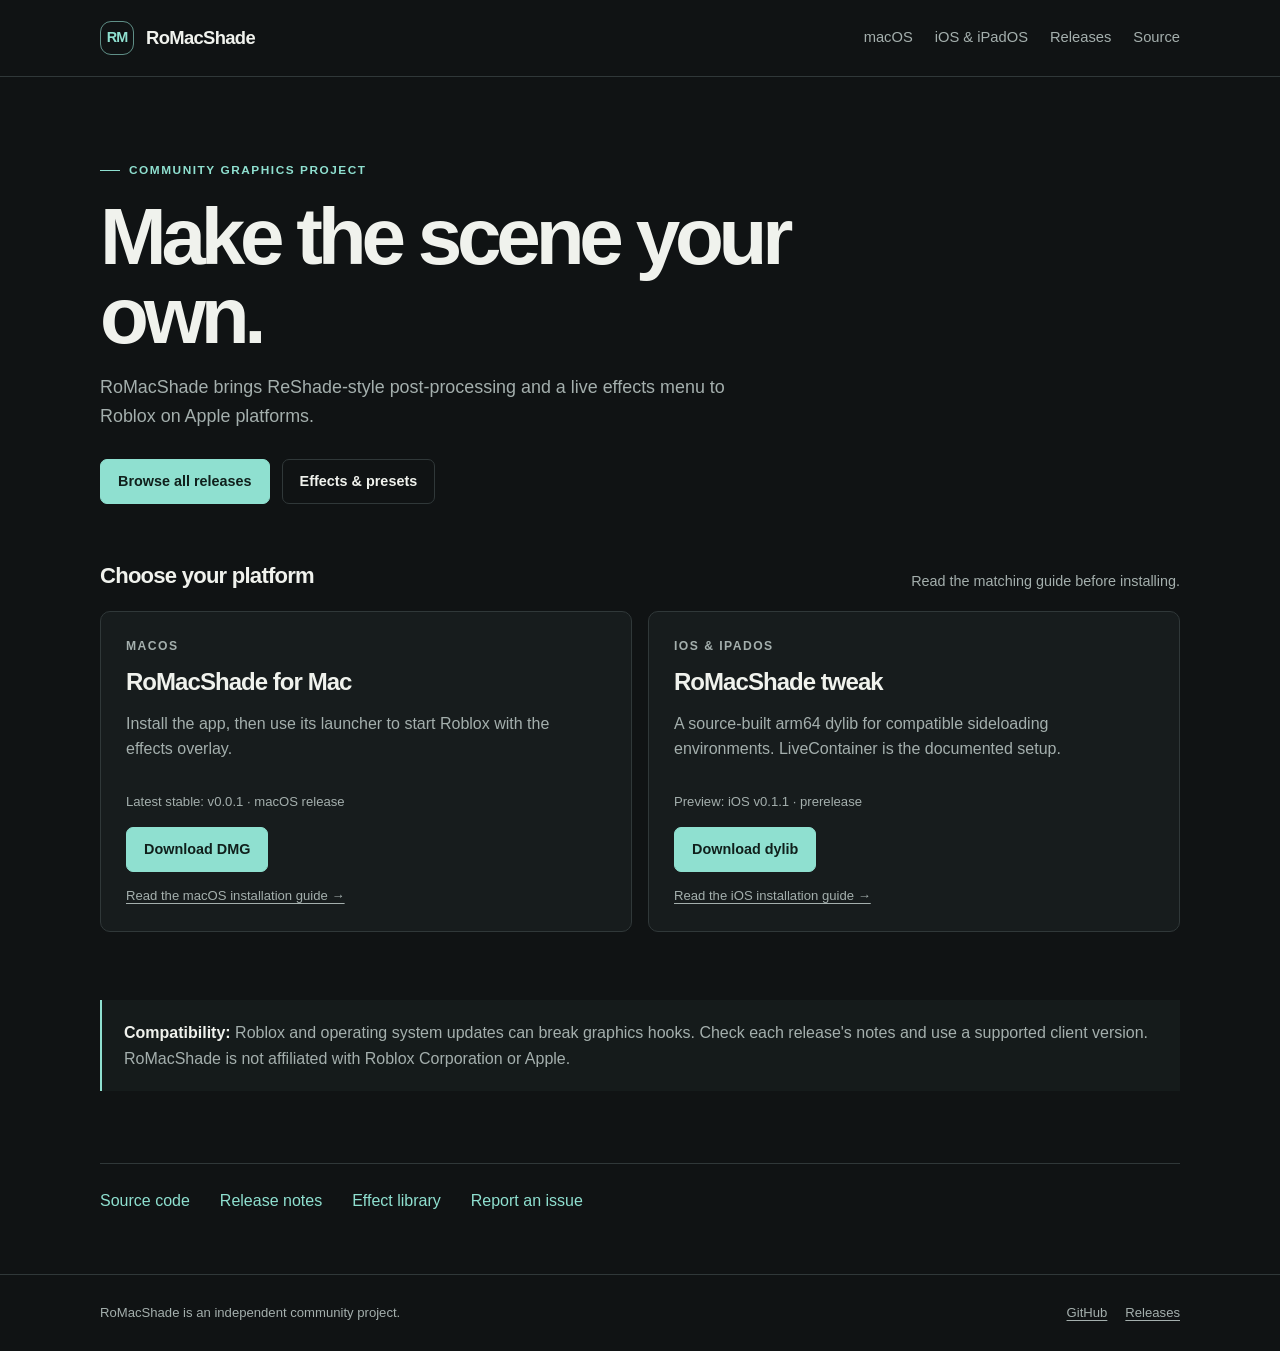
<file: site/index.html>
<!doctype html>
<html lang="en">
<head>
  <meta charset="utf-8">
  <meta name="viewport" content="width=device-width, initial-scale=1">
  <meta name="description" content="RoMacShade adds ReShade-style visual effects to Roblox on macOS and iOS. Find releases and installation guides.">
  <meta name="theme-color" content="#101314">
  <title>RoMacShade — visual effects for Roblox</title>
  <link rel="stylesheet" href="assets/site.css">
</head>
<body>
  <a class="skip-link" href="#main">Skip to content</a>
  <header class="site-header">
    <div class="wrap header-inner">
      <a class="brand" href="./" aria-label="RoMacShade home"><span class="brand-mark" aria-hidden="true">RM</span>RoMacShade</a>
      <nav aria-label="Main navigation">
        <a href="install/macos.html">macOS</a>
        <a href="install/ios.html">iOS &amp; iPadOS</a>
        <a href="https://github.com/hesm4tt/RoMacShade/releases">Releases</a>
        <a href="https://github.com/hesm4tt/RoMacShade">Source</a>
      </nav>
    </div>
  </header>
  <main id="main" class="wrap">
    <section class="hero" aria-labelledby="title">
      <span class="eyebrow">Community graphics project</span>
      <h1 id="title">Make the scene your own.</h1>
      <p class="lead">RoMacShade brings ReShade-style post-processing and a live effects menu to Roblox on Apple platforms.</p>
      <div class="actions">
        <a class="button primary" href="https://github.com/hesm4tt/RoMacShade/releases">Browse all releases</a>
        <a class="button" href="https://github.com/hesm4tt/RoMacShade-Effects">Effects &amp; presets</a>
      </div>
    </section>

    <section class="platforms" aria-labelledby="downloads-title">
      <div class="section-head">
        <h2 id="downloads-title">Choose your platform</h2>
        <p>Read the matching guide before installing.</p>
      </div>
      <div class="card-grid">
        <article class="card">
          <span class="platform">macOS</span>
          <h3>RoMacShade for Mac</h3>
          <p>Install the app, then use its launcher to start Roblox with the effects overlay.</p>
          <span class="version">Latest stable: v0.0.1 · macOS release</span>
          <a class="button primary" href="https://github.com/hesm4tt/RoMacShade/releases/download/v0.0.1/RoMacShade-v0.0.1.dmg">Download DMG</a>
          <a class="version" href="install/macos.html">Read the macOS installation guide →</a>
        </article>
        <article class="card">
          <span class="platform">iOS &amp; iPadOS</span>
          <h3>RoMacShade tweak</h3>
          <p>A source-built arm64 dylib for compatible sideloading environments. LiveContainer is the documented setup.</p>
          <span class="version">Preview: iOS v0.1.1 · prerelease</span>
          <a class="button primary" href="https://github.com/hesm4tt/RoMacShade/releases/download/ios-v0.1.1/RoMacShade.dylib">Download dylib</a>
          <a class="version" href="install/ios.html">Read the iOS installation guide →</a>
        </article>
      </div>
    </section>

    <aside class="note"><strong>Compatibility:</strong> Roblox and operating system updates can break graphics hooks. Check each release's notes and use a supported client version. RoMacShade is not affiliated with Roblox Corporation or Apple.</aside>

    <section class="resource-row" aria-label="Project links">
      <a href="https://github.com/hesm4tt/RoMacShade">Source code</a>
      <a href="https://github.com/hesm4tt/RoMacShade/releases">Release notes</a>
      <a href="https://github.com/hesm4tt/RoMacShade-Effects">Effect library</a>
      <a href="https://github.com/hesm4tt/RoMacShade/issues">Report an issue</a>
    </section>
  </main>
  <footer class="site-footer">
    <div class="wrap footer-inner">
      <p>RoMacShade is an independent community project.</p>
      <div class="footer-links"><a href="https://github.com/hesm4tt/RoMacShade">GitHub</a><a href="https://github.com/hesm4tt/RoMacShade/releases">Releases</a></div>
    </div>
  </footer>
</body>
</html>
</file>
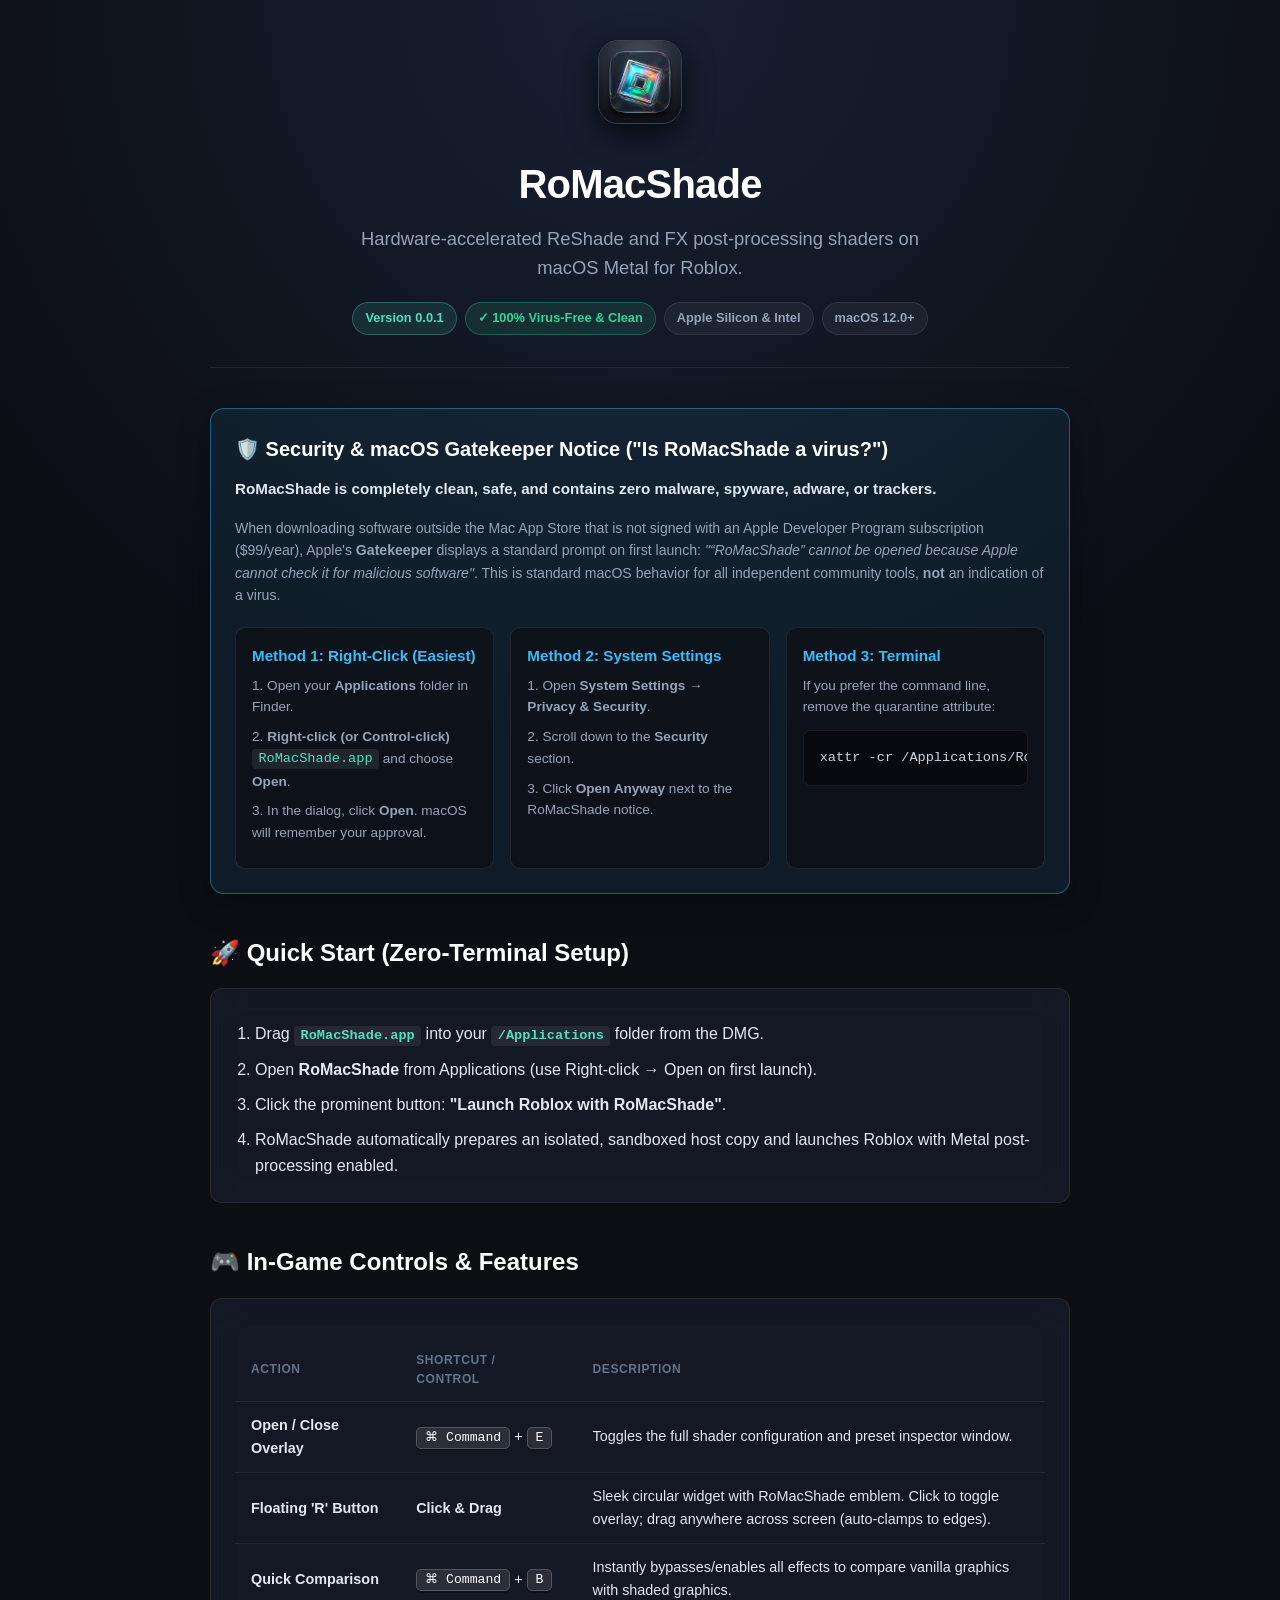
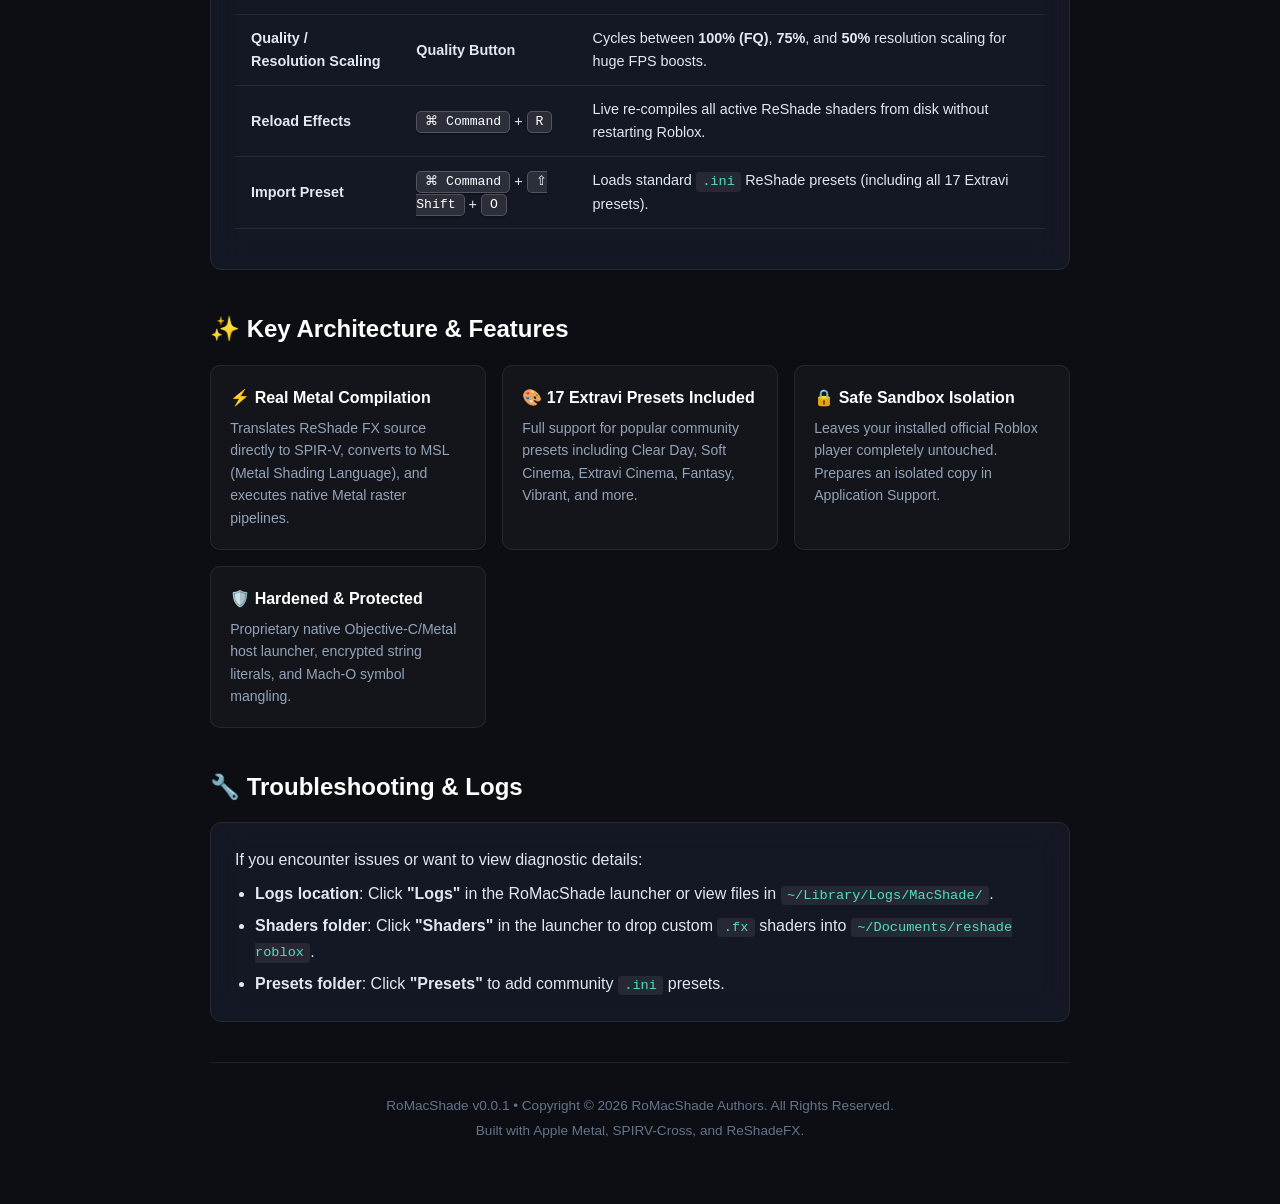
<file: README.html>
<!DOCTYPE html>
<html lang="en">
<head>
  <meta charset="UTF-8">
  <meta name="viewport" content="width=device-width, initial-scale=1.0">
  <title>RoMacShade — ReShade & FX Post-Processing on macOS Metal</title>
  <style>
    :root {
      --bg: #0c0e14;
      --bg-gradient: radial-gradient(circle at 50% 0%, #172033 0%, #0c0e14 70%);
      --card-bg: rgba(22, 27, 39, 0.85);
      --card-border: rgba(255, 255, 255, 0.08);
      --card-hover-border: rgba(84, 220, 194, 0.4);
      --accent: #54dcc2;
      --accent-glow: rgba(84, 220, 194, 0.25);
      --accent-blue: #38bdf8;
      --text: #e2e8f0;
      --text-muted: #94a3b8;
      --text-dim: #64748b;
      --success: #34d399;
      --warning: #fbbf24;
      --font: -apple-system, BlinkMacSystemFont, "SF Pro Display", "SF Pro Text", "Helvetica Neue", Helvetica, Arial, sans-serif;
      --mono: "SF Mono", Menlo, Monaco, Consolas, monospace;
    }

    * {
      box-sizing: border-box;
      margin: 0;
      padding: 0;
    }

    body {
      background-color: var(--bg);
      background-image: var(--bg-gradient);
      background-attachment: fixed;
      color: var(--text);
      font-family: var(--font);
      line-height: 1.6;
      padding: 2.5rem 1.5rem 4rem 1.5rem;
      -webkit-font-smoothing: antialiased;
    }

    .container {
      max-width: 860px;
      margin: 0 auto;
    }

    /* Hero Header */
    .hero {
      text-align: center;
      margin-bottom: 2.5rem;
      padding-bottom: 2rem;
      border-bottom: 1px solid var(--card-border);
    }

    .logo-badge {
      display: inline-block;
      width: 84px;
      height: 84px;
      border-radius: 20px;
      box-shadow: 0 10px 30px rgba(0, 0, 0, 0.7);
      margin-bottom: 1.25rem;
      overflow: hidden;
      border: 1px solid rgba(255, 255, 255, 0.15);
    }

    h1 {
      font-size: 2.5rem;
      font-weight: 800;
      letter-spacing: -0.02em;
      color: #ffffff;
      margin-bottom: 0.5rem;
    }

    .subtitle {
      font-size: 1.15rem;
      color: var(--text-muted);
      max-width: 600px;
      margin: 0 auto 1.25rem auto;
    }

    .tag-list {
      display: flex;
      flex-wrap: wrap;
      justify-content: center;
      gap: 0.5rem;
      margin-top: 1rem;
    }

    .badge {
      display: inline-flex;
      align-items: center;
      gap: 0.35rem;
      padding: 0.3rem 0.75rem;
      border-radius: 9999px;
      font-size: 0.8rem;
      font-weight: 600;
      background: rgba(255, 255, 255, 0.05);
      border: 1px solid var(--card-border);
      color: var(--text-muted);
    }

    .badge.accent {
      background: rgba(84, 220, 194, 0.12);
      border-color: rgba(84, 220, 194, 0.3);
      color: var(--accent);
    }

    .badge.verified {
      background: rgba(52, 211, 153, 0.12);
      border-color: rgba(52, 211, 153, 0.3);
      color: var(--success);
    }

    /* Security Callout Box */
    .security-banner {
      background: rgba(56, 189, 248, 0.08);
      border: 1.5px solid rgba(56, 189, 248, 0.4);
      border-radius: 14px;
      padding: 1.5rem;
      margin-bottom: 2.5rem;
      box-shadow: 0 8px 32px rgba(0, 0, 0, 0.3);
    }

    .security-banner h2 {
      display: flex;
      align-items: center;
      gap: 0.6rem;
      font-size: 1.25rem;
      color: #ffffff;
      margin-bottom: 0.75rem;
    }

    .security-banner p {
      color: var(--text);
      font-size: 0.95rem;
      margin-bottom: 1rem;
    }

    .security-banner .subtext {
      color: var(--text-muted);
      font-size: 0.88rem;
    }

    .steps-grid {
      display: grid;
      grid-template-columns: repeat(auto-fit, minmax(230px, 1fr));
      gap: 1rem;
      margin-top: 1.25rem;
    }

    .step-card {
      background: rgba(14, 18, 26, 0.9);
      border: 1px solid rgba(255, 255, 255, 0.08);
      border-radius: 10px;
      padding: 1rem;
    }

    .step-card h3 {
      font-size: 0.95rem;
      color: var(--accent-blue);
      margin-bottom: 0.4rem;
      display: flex;
      align-items: center;
      gap: 0.4rem;
    }

    .step-card p {
      font-size: 0.85rem;
      color: var(--text-muted);
      margin-bottom: 0.5rem;
    }

    /* Sections */
    section {
      margin-bottom: 2.5rem;
    }

    h2 {
      font-size: 1.5rem;
      font-weight: 700;
      color: #ffffff;
      margin-bottom: 1rem;
      display: flex;
      align-items: center;
      gap: 0.6rem;
    }

    .card {
      background: var(--card-bg);
      border: 1px solid var(--card-border);
      border-radius: 12px;
      padding: 1.5rem;
      margin-bottom: 1rem;
      backdrop-filter: blur(16px);
      transition: border-color 0.2s ease;
    }

    .card:hover {
      border-color: var(--card-hover-border);
    }

    /* Features Grid */
    .grid {
      display: grid;
      grid-template-columns: repeat(auto-fit, minmax(250px, 1fr));
      gap: 1rem;
      margin-top: 1rem;
    }

    .grid-item {
      background: rgba(255, 255, 255, 0.03);
      border: 1px solid var(--card-border);
      border-radius: 10px;
      padding: 1.2rem;
    }

    .grid-item h3 {
      font-size: 1rem;
      color: #ffffff;
      margin-bottom: 0.4rem;
      display: flex;
      align-items: center;
      gap: 0.5rem;
    }

    .grid-item p {
      font-size: 0.88rem;
      color: var(--text-muted);
    }

    /* Keyboard Shortcuts Table */
    table {
      width: 100%;
      border-collapse: collapse;
      font-size: 0.9rem;
      margin: 1rem 0;
    }

    th, td {
      padding: 0.75rem 1rem;
      text-align: left;
      border-bottom: 1px solid var(--card-border);
    }

    th {
      color: var(--text-dim);
      font-weight: 600;
      text-transform: uppercase;
      font-size: 0.75rem;
      letter-spacing: 0.05em;
    }

    td kbd {
      background: rgba(255, 255, 255, 0.1);
      border: 1px solid rgba(255, 255, 255, 0.18);
      border-radius: 5px;
      padding: 0.15rem 0.5rem;
      font-family: var(--mono);
      font-size: 0.82rem;
      color: #ffffff;
      box-shadow: 0 2px 0 rgba(0, 0, 0, 0.25);
    }

    /* Code Blocks */
    pre, code {
      font-family: var(--mono);
    }

    code {
      background: rgba(255, 255, 255, 0.08);
      padding: 0.15rem 0.4rem;
      border-radius: 4px;
      font-size: 0.85rem;
      color: var(--accent);
    }

    pre code {
      background: none;
      padding: 0;
      color: #cbd5e1;
    }

    pre {
      background: #080a0f;
      border: 1px solid var(--card-border);
      border-radius: 8px;
      padding: 1rem;
      overflow-x: auto;
      font-size: 0.85rem;
      margin: 0.75rem 0;
    }

    .footer {
      text-align: center;
      padding-top: 2rem;
      border-top: 1px solid var(--card-border);
      color: var(--text-dim);
      font-size: 0.85rem;
    }

    .footer a {
      color: var(--accent);
      text-decoration: none;
    }

    .footer a:hover {
      text-decoration: underline;
    }
  </style>
</head>
<body>

<div class="container">
 
   <!-- Hero Header -->
   <header class="hero">
     <div class="logo-badge">
       <img src="Resources/RoMacShadeLogo.png" alt="RoMacShade Logo" style="width: 100%; height: 100%; object-fit: cover; display: block;">
     </div>
     <h1>RoMacShade</h1>
     <p class="subtitle">Hardware-accelerated ReShade and FX post-processing shaders on macOS Metal for Roblox.</p>
     <div class="tag-list">
       <span class="badge accent">Version 0.0.1</span>
       <span class="badge verified">✓ 100% Virus-Free & Clean</span>
       <span class="badge">Apple Silicon & Intel</span>
       <span class="badge">macOS 12.0+</span>
     </div>
   </header>

   <!-- Security & Gatekeeper Banner -->
   <div class="security-banner">
     <h2>🛡️ Security & macOS Gatekeeper Notice ("Is RoMacShade a virus?")</h2>
     <p><strong>RoMacShade is completely clean, safe, and contains zero malware, spyware, adware, or trackers.</strong></p>
     <p class="subtext">
       When downloading software outside the Mac App Store that is not signed with an Apple Developer Program subscription ($99/year), Apple's <strong>Gatekeeper</strong> displays a standard prompt on first launch: <em>"“RoMacShade” cannot be opened because Apple cannot check it for malicious software"</em>. This is standard macOS behavior for all independent community tools, <strong>not</strong> an indication of a virus.
     </p>

     <div class="steps-grid">
       <div class="step-card">
         <h3>Method 1: Right-Click (Easiest)</h3>
         <p>1. Open your <strong>Applications</strong> folder in Finder.</p>
         <p>2. <strong>Right-click (or Control-click)</strong> <code>RoMacShade.app</code> and choose <strong>Open</strong>.</p>
         <p>3. In the dialog, click <strong>Open</strong>. macOS will remember your approval.</p>
       </div>
       <div class="step-card">
         <h3>Method 2: System Settings</h3>
         <p>1. Open <strong>System Settings</strong> &rarr; <strong>Privacy & Security</strong>.</p>
         <p>2. Scroll down to the <strong>Security</strong> section.</p>
         <p>3. Click <strong>Open Anyway</strong> next to the RoMacShade notice.</p>
       </div>
       <div class="step-card">
         <h3>Method 3: Terminal</h3>
         <p>If you prefer the command line, remove the quarantine attribute:</p>
         <pre><code>xattr -cr /Applications/RoMacShade.app</code></pre>
       </div>
     </div>
   </div>

   <!-- Quick Start -->
   <section>
     <h2>🚀 Quick Start (Zero-Terminal Setup)</h2>
     <div class="card">
       <ol style="margin-left: 1.25rem; margin-top: 0.5rem; display: flex; flex-direction: column; gap: 0.6rem;">
         <li>Drag <strong><code>RoMacShade.app</code></strong> into your <strong><code>/Applications</code></strong> folder from the DMG.</li>
         <li>Open <strong>RoMacShade</strong> from Applications (use Right-click &rarr; Open on first launch).</li>
         <li>Click the prominent button: <strong>"Launch Roblox with RoMacShade"</strong>.</li>
         <li>RoMacShade automatically prepares an isolated, sandboxed host copy and launches Roblox with Metal post-processing enabled.</li>
       </ol>
     </div>
   </section>

   <!-- In-Game Controls -->
   <section>
     <h2>🎮 In-Game Controls & Features</h2>
     <div class="card">
       <table>
         <thead>
           <tr>
             <th>Action</th>
             <th>Shortcut / Control</th>
             <th>Description</th>
           </tr>
         </thead>
         <tbody>
           <tr>
             <td><strong>Open / Close Overlay</strong></td>
             <td><kbd>⌘ Command</kbd> + <kbd>E</kbd></td>
             <td>Toggles the full shader configuration and preset inspector window.</td>
           </tr>
           <tr>
             <td><strong>Floating 'R' Button</strong></td>
             <td><strong>Click & Drag</strong></td>
             <td>Sleek circular widget with RoMacShade emblem. Click to toggle overlay; drag anywhere across screen (auto-clamps to edges).</td>
           </tr>
           <tr>
             <td><strong>Quick Comparison</strong></td>
             <td><kbd>⌘ Command</kbd> + <kbd>B</kbd></td>
             <td>Instantly bypasses/enables all effects to compare vanilla graphics with shaded graphics.</td>
           </tr>
           <tr>
             <td><strong>Quality / Resolution Scaling</strong></td>
             <td><strong>Quality Button</strong></td>
             <td>Cycles between <strong>100% (FQ)</strong>, <strong>75%</strong>, and <strong>50%</strong> resolution scaling for huge FPS boosts.</td>
           </tr>
           <tr>
             <td><strong>Reload Effects</strong></td>
             <td><kbd>⌘ Command</kbd> + <kbd>R</kbd></td>
             <td>Live re-compiles all active ReShade shaders from disk without restarting Roblox.</td>
           </tr>
           <tr>
             <td><strong>Import Preset</strong></td>
             <td><kbd>⌘ Command</kbd> + <kbd>⇧ Shift</kbd> + <kbd>O</kbd></td>
             <td>Loads standard <code>.ini</code> ReShade presets (including all 17 Extravi presets).</td>
           </tr>
         </tbody>
       </table>
     </div>
   </section>

   <!-- Highlights Grid -->
   <section>
     <h2>✨ Key Architecture & Features</h2>
     <div class="grid">
       <div class="grid-item">
         <h3>⚡ Real Metal Compilation</h3>
         <p>Translates ReShade FX source directly to SPIR-V, converts to MSL (Metal Shading Language), and executes native Metal raster pipelines.</p>
       </div>
       <div class="grid-item">
         <h3>🎨 17 Extravi Presets Included</h3>
         <p>Full support for popular community presets including Clear Day, Soft Cinema, Extravi Cinema, Fantasy, Vibrant, and more.</p>
       </div>
       <div class="grid-item">
         <h3>🔒 Safe Sandbox Isolation</h3>
         <p>Leaves your installed official Roblox player completely untouched. Prepares an isolated copy in Application Support.</p>
       </div>
       <div class="grid-item">
         <h3>🛡️ Hardened & Protected</h3>
         <p>Proprietary native Objective-C/Metal host launcher, encrypted string literals, and Mach-O symbol mangling.</p>
       </div>
     </div>
   </section>

   <!-- Troubleshooting -->
   <section>
     <h2>🔧 Troubleshooting & Logs</h2>
     <div class="card">
       <p>If you encounter issues or want to view diagnostic details:</p>
       <ul style="margin-left: 1.25rem; margin-top: 0.5rem; display: flex; flex-direction: column; gap: 0.4rem;">
         <li><strong>Logs location</strong>: Click <strong>"Logs"</strong> in the RoMacShade launcher or view files in <code>~/Library/Logs/MacShade/</code>.</li>
         <li><strong>Shaders folder</strong>: Click <strong>"Shaders"</strong> in the launcher to drop custom <code>.fx</code> shaders into <code>~/Documents/reshade roblox</code>.</li>
         <li><strong>Presets folder</strong>: Click <strong>"Presets"</strong> to add community <code>.ini</code> presets.</li>
       </ul>
     </div>
   </section>

   <!-- Footer -->
   <footer class="footer">
     <p>RoMacShade v0.0.1 &bull; Copyright &copy; 2026 RoMacShade Authors. All Rights Reserved.</p>
     <p style="margin-top: 0.25rem;">Built with Apple Metal, SPIRV-Cross, and ReShadeFX.</p>
   </footer>

 </div>

</body>
</html>
</file>
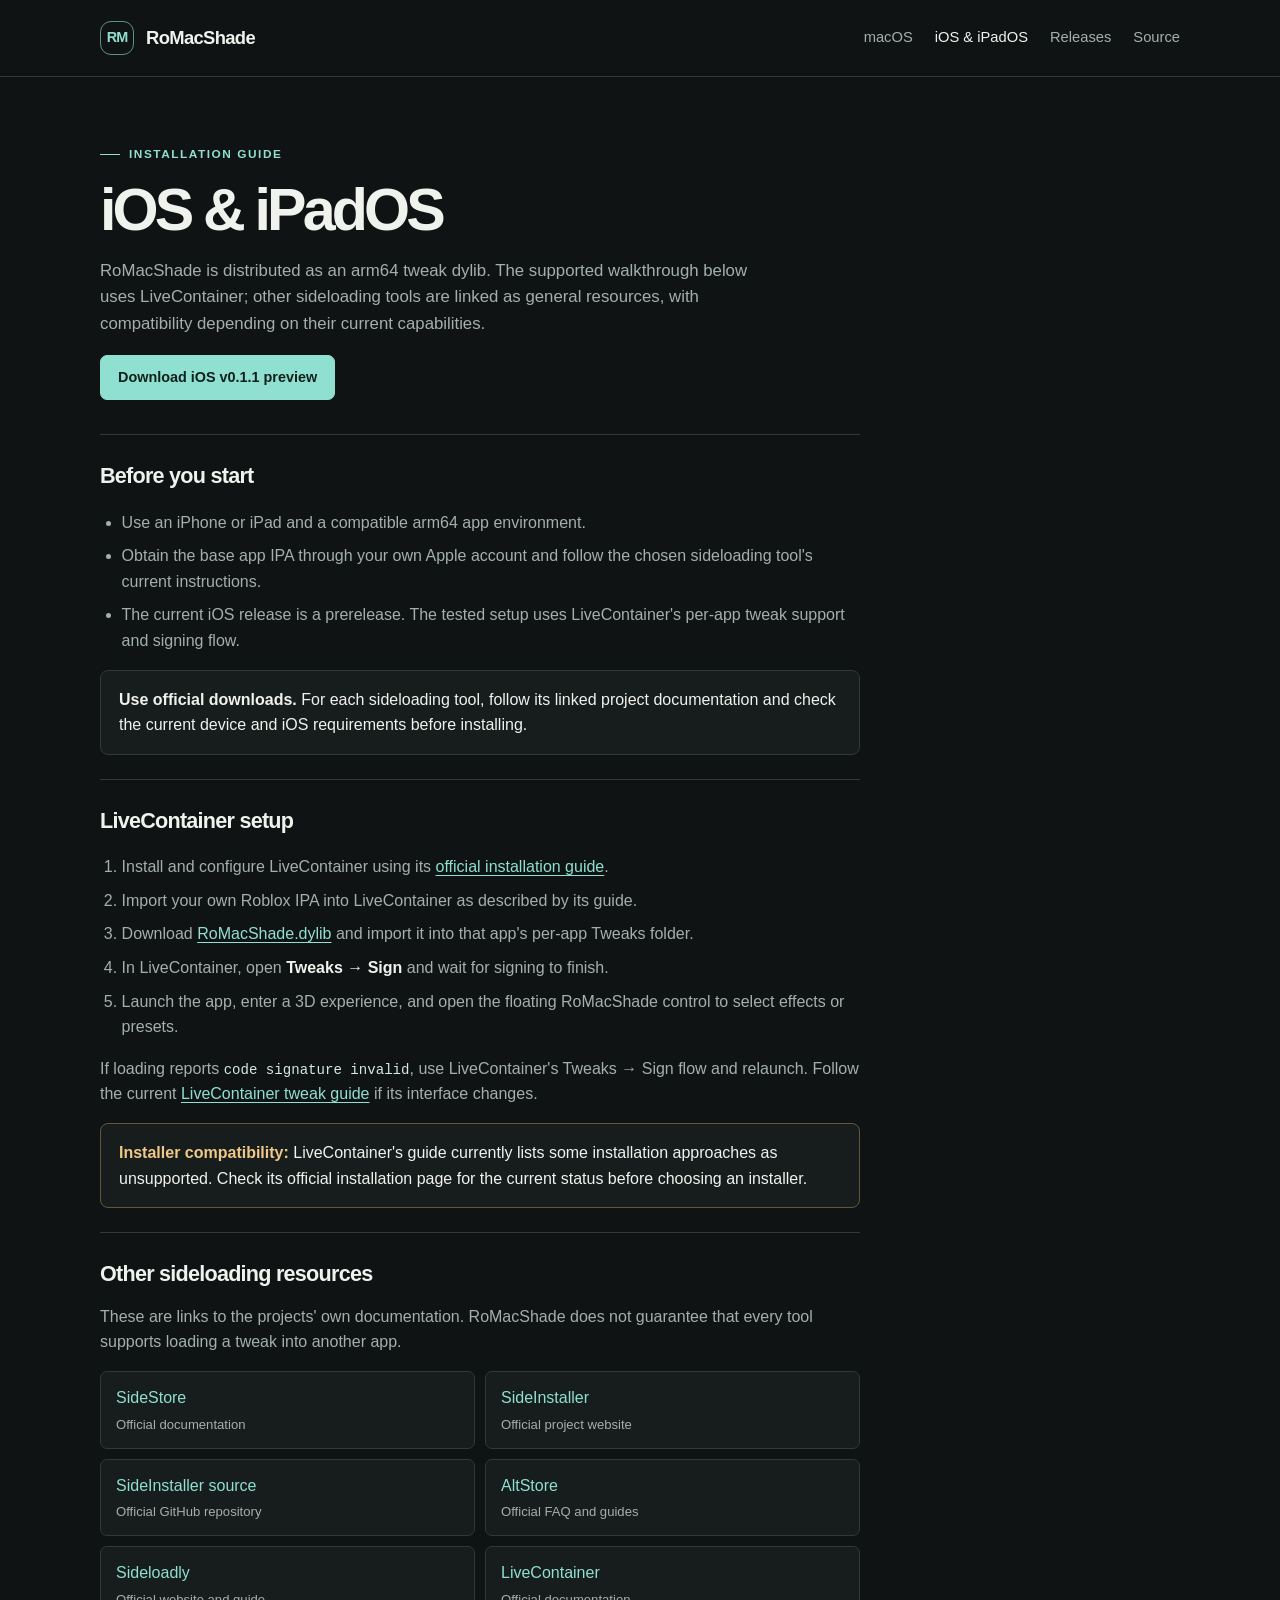
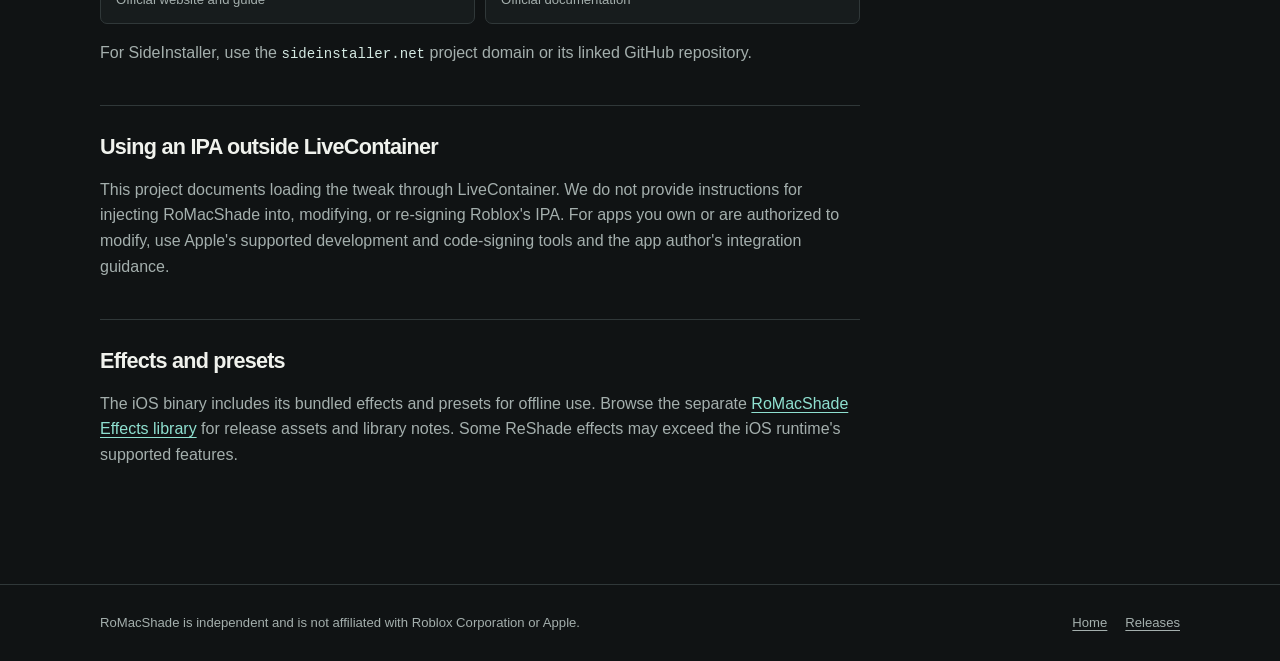
<file: site/install/ios.html>
<!doctype html>
<html lang="en">
<head>
  <meta charset="utf-8">
  <meta name="viewport" content="width=device-width, initial-scale=1">
  <meta name="description" content="Sideloading resources and the documented LiveContainer setup for the RoMacShade iOS tweak.">
  <meta name="theme-color" content="#101314">
  <title>Install on iOS &amp; iPadOS — RoMacShade</title>
  <link rel="stylesheet" href="../assets/site.css">
</head>
<body>
  <a class="skip-link" href="#main">Skip to content</a>
  <header class="site-header"><div class="wrap header-inner">
    <a class="brand" href="../" aria-label="RoMacShade home"><span class="brand-mark" aria-hidden="true">RM</span>RoMacShade</a>
    <nav aria-label="Main navigation"><a href="macos.html">macOS</a><a href="ios.html" aria-current="page">iOS &amp; iPadOS</a><a href="https://github.com/hesm4tt/RoMacShade/releases">Releases</a><a href="https://github.com/hesm4tt/RoMacShade">Source</a></nav>
  </div></header>
  <main id="main" class="wrap">
    <header class="page-hero"><span class="eyebrow">Installation guide</span><h1>iOS &amp; iPadOS</h1><p>RoMacShade is distributed as an arm64 tweak dylib. The supported walkthrough below uses LiveContainer; other sideloading tools are linked as general resources, with compatibility depending on their current capabilities.</p><a class="button primary" href="https://github.com/hesm4tt/RoMacShade/releases/download/ios-v0.1.1/RoMacShade.dylib">Download iOS v0.1.1 preview</a></header>
    <article class="guide">
      <section><h2>Before you start</h2><ul>
        <li>Use an iPhone or iPad and a compatible arm64 app environment.</li>
        <li>Obtain the base app IPA through your own Apple account and follow the chosen sideloading tool's current instructions.</li>
        <li>The current iOS release is a prerelease. The tested setup uses LiveContainer's per-app tweak support and signing flow.</li>
      </ul><div class="callout"><strong>Use official downloads.</strong> For each sideloading tool, follow its linked project documentation and check the current device and iOS requirements before installing.</div></section>
      <section><h2>LiveContainer setup</h2><ol>
        <li>Install and configure LiveContainer using its <a href="https://livecontainer.github.io/docs/installation">official installation guide</a>.</li>
        <li>Import your own Roblox IPA into LiveContainer as described by its guide.</li>
        <li>Download <a href="https://github.com/hesm4tt/RoMacShade/releases/download/ios-v0.1.1/RoMacShade.dylib">RoMacShade.dylib</a> and import it into that app's per-app Tweaks folder.</li>
        <li>In LiveContainer, open <strong>Tweaks → Sign</strong> and wait for signing to finish.</li>
        <li>Launch the app, enter a 3D experience, and open the floating RoMacShade control to select effects or presets.</li>
      </ol><p>If loading reports <code>code signature invalid</code>, use LiveContainer's Tweaks → Sign flow and relaunch. Follow the current <a href="https://livecontainer.github.io/docs/guides/tweaks">LiveContainer tweak guide</a> if its interface changes.</p><div class="callout warning"><strong>Installer compatibility:</strong> LiveContainer's guide currently lists some installation approaches as unsupported. Check its official installation page for the current status before choosing an installer.</div></section>
      <section><h2>Other sideloading resources</h2><p>These are links to the projects' own documentation. RoMacShade does not guarantee that every tool supports loading a tweak into another app.</p>
        <ul class="link-list">
          <li><a href="https://docs.sidestore.io/">SideStore<span>Official documentation</span></a></li>
          <li><a href="https://sideinstaller.net/">SideInstaller<span>Official project website</span></a></li>
          <li><a href="https://github.com/FrizzleM/SideInstaller">SideInstaller source<span>Official GitHub repository</span></a></li>
          <li><a href="https://faq.altstore.io/">AltStore<span>Official FAQ and guides</span></a></li>
          <li><a href="https://sideloadly.io/">Sideloadly<span>Official website and guide</span></a></li>
          <li><a href="https://livecontainer.github.io/docs/installation">LiveContainer<span>Official documentation</span></a></li>
        </ul><p>For SideInstaller, use the <code>sideinstaller.net</code> project domain or its linked GitHub repository.</p></section>
      <section><h2>Using an IPA outside LiveContainer</h2><p>This project documents loading the tweak through LiveContainer. We do not provide instructions for injecting RoMacShade into, modifying, or re-signing Roblox's IPA. For apps you own or are authorized to modify, use Apple's supported development and code-signing tools and the app author's integration guidance.</p></section>
      <section><h2>Effects and presets</h2><p>The iOS binary includes its bundled effects and presets for offline use. Browse the separate <a href="https://github.com/hesm4tt/RoMacShade-Effects">RoMacShade Effects library</a> for release assets and library notes. Some ReShade effects may exceed the iOS runtime's supported features.</p></section>
    </article>
  </main>
  <footer class="site-footer"><div class="wrap footer-inner"><p>RoMacShade is independent and is not affiliated with Roblox Corporation or Apple.</p><div class="footer-links"><a href="../">Home</a><a href="https://github.com/hesm4tt/RoMacShade/releases">Releases</a></div></div></footer>
</body>
</html>
</file>
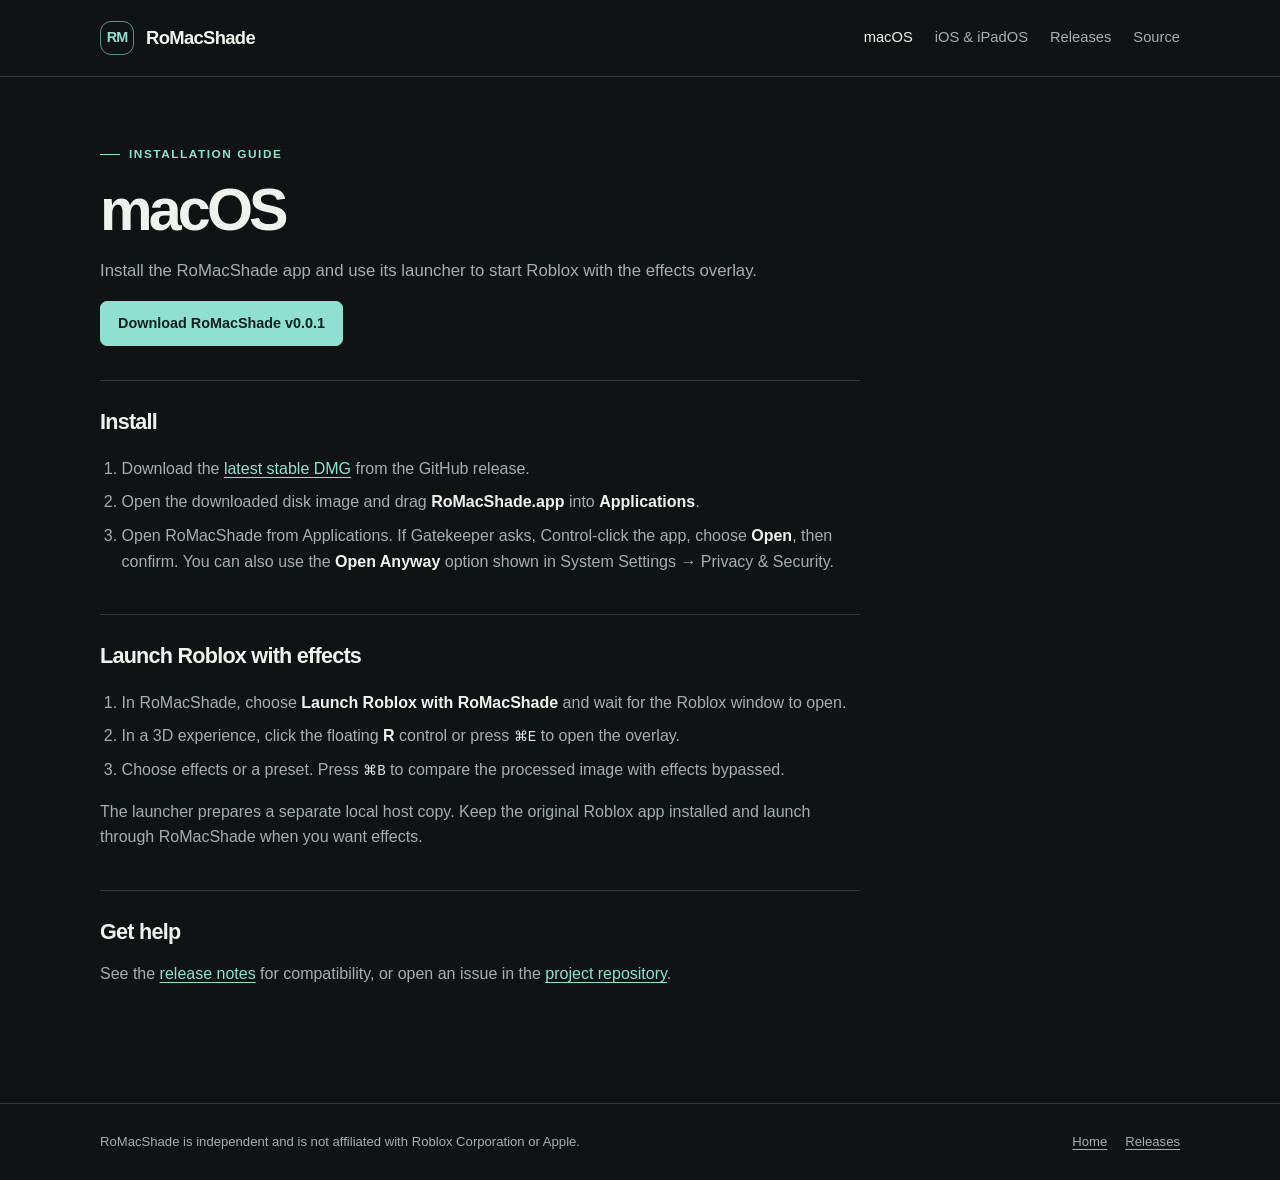
<file: site/install/macos.html>
<!doctype html>
<html lang="en">
<head>
  <meta charset="utf-8">
  <meta name="viewport" content="width=device-width, initial-scale=1">
  <meta name="description" content="Install RoMacShade on macOS and launch Roblox with the graphics overlay.">
  <meta name="theme-color" content="#101314">
  <title>Install on macOS — RoMacShade</title>
  <link rel="stylesheet" href="../assets/site.css">
</head>
<body>
  <a class="skip-link" href="#main">Skip to content</a>
  <header class="site-header"><div class="wrap header-inner">
    <a class="brand" href="../" aria-label="RoMacShade home"><span class="brand-mark" aria-hidden="true">RM</span>RoMacShade</a>
    <nav aria-label="Main navigation"><a href="macos.html" aria-current="page">macOS</a><a href="ios.html">iOS &amp; iPadOS</a><a href="https://github.com/hesm4tt/RoMacShade/releases">Releases</a><a href="https://github.com/hesm4tt/RoMacShade">Source</a></nav>
  </div></header>
  <main id="main" class="wrap">
    <header class="page-hero"><span class="eyebrow">Installation guide</span><h1>macOS</h1><p>Install the RoMacShade app and use its launcher to start Roblox with the effects overlay.</p><a class="button primary" href="https://github.com/hesm4tt/RoMacShade/releases/download/v0.0.1/RoMacShade-v0.0.1.dmg">Download RoMacShade v0.0.1</a></header>
    <article class="guide">
      <section><h2>Install</h2><ol>
        <li>Download the <a href="https://github.com/hesm4tt/RoMacShade/releases/download/v0.0.1/RoMacShade-v0.0.1.dmg">latest stable DMG</a> from the GitHub release.</li>
        <li>Open the downloaded disk image and drag <strong>RoMacShade.app</strong> into <strong>Applications</strong>.</li>
        <li>Open RoMacShade from Applications. If Gatekeeper asks, Control-click the app, choose <strong>Open</strong>, then confirm. You can also use the <strong>Open Anyway</strong> option shown in System Settings → Privacy &amp; Security.</li>
      </ol></section>
      <section><h2>Launch Roblox with effects</h2><ol>
        <li>In RoMacShade, choose <strong>Launch Roblox with RoMacShade</strong> and wait for the Roblox window to open.</li>
        <li>In a 3D experience, click the floating <strong>R</strong> control or press <code>⌘E</code> to open the overlay.</li>
        <li>Choose effects or a preset. Press <code>⌘B</code> to compare the processed image with effects bypassed.</li>
      </ol><p>The launcher prepares a separate local host copy. Keep the original Roblox app installed and launch through RoMacShade when you want effects.</p></section>
      <section><h2>Get help</h2><p>See the <a href="https://github.com/hesm4tt/RoMacShade/releases">release notes</a> for compatibility, or open an issue in the <a href="https://github.com/hesm4tt/RoMacShade/issues">project repository</a>.</p></section>
    </article>
  </main>
  <footer class="site-footer"><div class="wrap footer-inner"><p>RoMacShade is independent and is not affiliated with Roblox Corporation or Apple.</p><div class="footer-links"><a href="../">Home</a><a href="https://github.com/hesm4tt/RoMacShade/releases">Releases</a></div></div></footer>
</body>
</html>
</file>
<file: site/assets/site.css>
:root {
  color-scheme: dark;
  --page: #101314;
  --panel: #171c1d;
  --panel-raised: #1d2425;
  --line: #303839;
  --text: #f0f2ed;
  --muted: #a4afad;
  --accent: #8fe0d0;
  --accent-ink: #10201c;
  --warning: #f0c887;
  font-family: Arial, Helvetica, sans-serif;
}

* { box-sizing: border-box; }
html { scroll-behavior: smooth; }
body {
  margin: 0;
  background: var(--page);
  color: var(--text);
  font-size: 16px;
  line-height: 1.6;
  -webkit-font-smoothing: antialiased;
}
a { color: var(--accent); text-underline-offset: .2em; }
a:hover { color: #c2fff3; }
a:focus-visible, summary:focus-visible { outline: 2px solid var(--accent); outline-offset: 4px; border-radius: 3px; }
.skip-link { position: absolute; left: -9999px; top: 1rem; z-index: 5; padding: .7rem 1rem; background: var(--accent); color: var(--accent-ink); }
.skip-link:focus { left: 1rem; }
.wrap { width: min(1080px, calc(100% - 40px)); margin-inline: auto; }
.site-header { border-bottom: 1px solid var(--line); }
.header-inner { min-height: 76px; display: flex; align-items: center; justify-content: space-between; gap: 24px; }
.brand { display: inline-flex; align-items: center; gap: 12px; color: var(--text); text-decoration: none; font-weight: 700; letter-spacing: -.035em; font-size: 1.15rem; }
.brand-mark { width: 34px; height: 34px; display: grid; place-items: center; border: 1px solid #5f8f87; border-radius: 11px; color: var(--accent); font-size: .9rem; letter-spacing: -.06em; }
nav { display: flex; flex-wrap: wrap; align-items: center; gap: 22px; }
nav a { color: var(--muted); font-size: .92rem; text-decoration: none; }
nav a:hover, nav a[aria-current="page"] { color: var(--text); }
main { min-height: 70vh; }
.hero { padding: 76px 0 54px; max-width: 790px; }
.eyebrow { display: inline-flex; align-items: center; gap: 9px; color: var(--accent); text-transform: uppercase; letter-spacing: .13em; font-size: .74rem; font-weight: 700; }
.eyebrow::before { content: ""; width: 20px; height: 1px; background: currentColor; }
h1, h2, h3, p { margin-top: 0; }
h1 { margin: 17px 0 18px; max-width: 760px; font-size: clamp(2.8rem, 7vw, 5rem); line-height: .99; letter-spacing: -.065em; font-weight: 700; }
.hero p { max-width: 640px; color: var(--muted); font-size: 1.12rem; }
.hero .lead { margin-bottom: 28px; }
.actions { display: flex; flex-wrap: wrap; gap: 12px; }
.button { display: inline-flex; align-items: center; justify-content: center; min-height: 45px; padding: 0 17px; border: 1px solid var(--line); border-radius: 7px; color: var(--text); background: transparent; text-decoration: none; font-weight: 700; font-size: .9rem; }
.button:hover { background: var(--panel-raised); color: var(--text); }
.button.primary { background: var(--accent); border-color: var(--accent); color: var(--accent-ink); }
.button.primary:hover { background: #b3f3e7; }
.section-head { display: flex; align-items: end; justify-content: space-between; gap: 20px; margin: 0 0 18px; }
.section-head h2 { margin: 0; font-size: 1.38rem; letter-spacing: -.035em; }
.section-head p { margin: 0; color: var(--muted); font-size: .9rem; }
.platforms { padding: 0 0 68px; }
.card-grid { display: grid; grid-template-columns: repeat(2, minmax(0, 1fr)); gap: 16px; }
.card { min-height: 260px; padding: 25px; display: flex; flex-direction: column; align-items: flex-start; background: var(--panel); border: 1px solid var(--line); border-radius: 10px; }
.card .platform { color: var(--muted); font-size: .76rem; font-weight: 700; letter-spacing: .12em; text-transform: uppercase; }
.card h3 { margin: 7px 0 9px; font-size: 1.5rem; letter-spacing: -.04em; }
.card p { color: var(--muted); max-width: 450px; }
.version { margin-top: auto; padding-top: 13px; color: var(--muted); font-size: .82rem; }
.card .button { margin-top: 15px; }
.note { margin: 0 0 72px; padding: 20px 22px; border-left: 2px solid var(--accent); background: #151b1b; color: var(--muted); }
.note strong { color: var(--text); }
.resource-row { border-top: 1px solid var(--line); padding: 24px 0 60px; display: flex; flex-wrap: wrap; gap: 18px 30px; }
.resource-row a { text-decoration: none; }
.page-hero { padding: 60px 0 34px; }
.page-hero h1 { font-size: clamp(2.45rem, 6vw, 3.7rem); }
.page-hero p { color: var(--muted); max-width: 680px; font-size: 1.05rem; }
.guide { max-width: 760px; padding-bottom: 76px; }
.guide section { padding: 24px 0; border-top: 1px solid var(--line); }
.guide h2 { margin-bottom: 12px; font-size: 1.35rem; letter-spacing: -.035em; }
.guide h3 { margin: 22px 0 7px; font-size: 1.02rem; }
.guide p, .guide li { color: var(--muted); }
.guide li + li { margin-top: 8px; }
.guide ol, .guide ul { padding-left: 1.35rem; }
.guide strong { color: var(--text); }
.guide code { font-family: ui-monospace, SFMono-Regular, Menlo, Consolas, monospace; font-size: .88em; color: #d4e9e2; }
.callout { padding: 16px 18px; border: 1px solid var(--line); border-radius: 8px; background: var(--panel); }
.callout.warning { border-color: #65543c; }
.callout.warning strong { color: var(--warning); }
.link-list { display: grid; grid-template-columns: repeat(2, minmax(0, 1fr)); gap: 10px; list-style: none; padding: 0 !important; }
.link-list li { margin: 0 !important; }
.link-list a { display: block; height: 100%; padding: 13px 15px; border: 1px solid var(--line); border-radius: 7px; text-decoration: none; background: var(--panel); }
.link-list a:hover { border-color: #59706c; background: var(--panel-raised); }
.link-list span { display: block; color: var(--muted); font-size: .82rem; margin-top: 3px; }
.site-footer { border-top: 1px solid var(--line); color: var(--muted); font-size: .82rem; }
.footer-inner { min-height: 76px; display: flex; flex-wrap: wrap; align-items: center; justify-content: space-between; gap: 10px 20px; }
.footer-inner p { margin: 0; }
.footer-links { display: flex; gap: 18px; }
.footer-links a { color: var(--muted); }
@media (max-width: 650px) {
  .wrap { width: min(100% - 30px, 1080px); }
  .header-inner { min-height: auto; padding: 16px 0; align-items: flex-start; flex-direction: column; gap: 11px; }
  nav { gap: 16px; }
  .hero { padding: 56px 0 40px; }
  .card-grid, .link-list { grid-template-columns: 1fr; }
  .card { min-height: 230px; }
  .section-head { align-items: flex-start; flex-direction: column; }
  .footer-inner { padding: 17px 0; align-items: flex-start; flex-direction: column; }
}
@media (prefers-reduced-motion: reduce) { html { scroll-behavior: auto; } }
</file>
